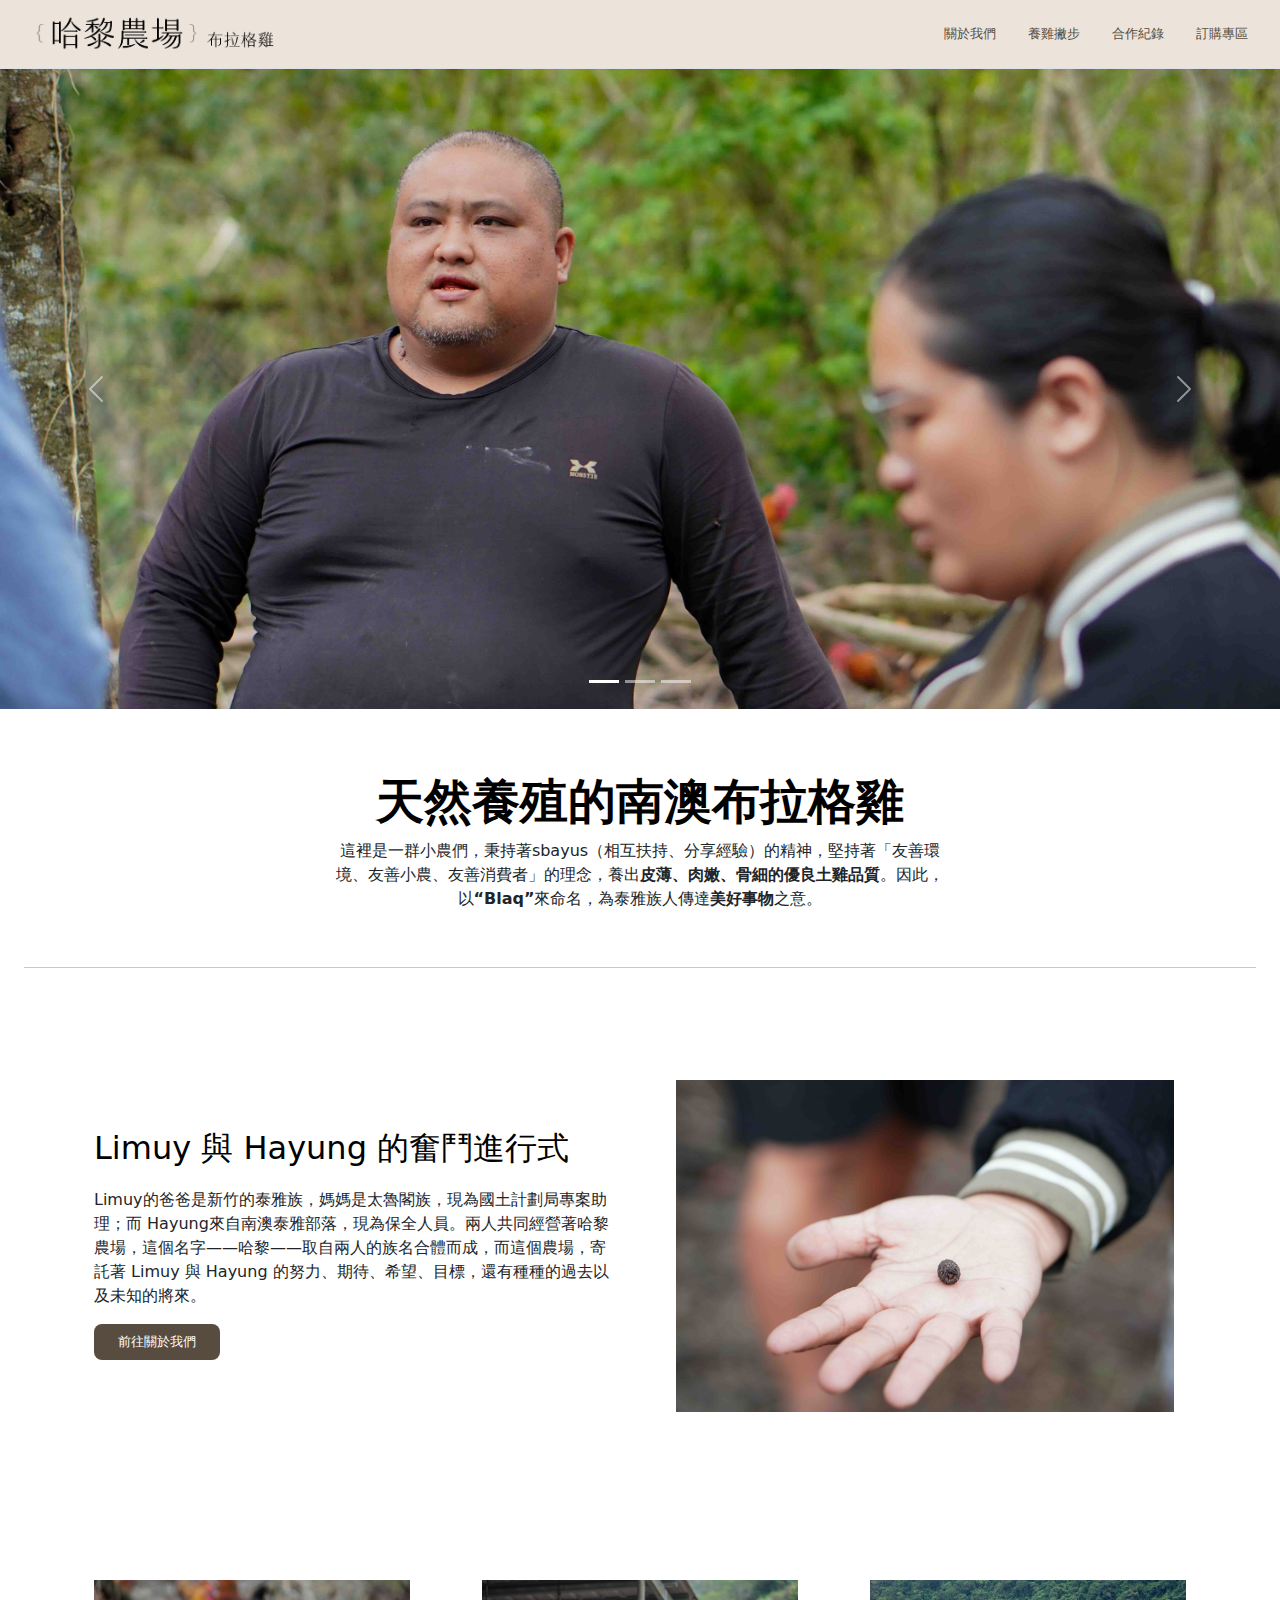
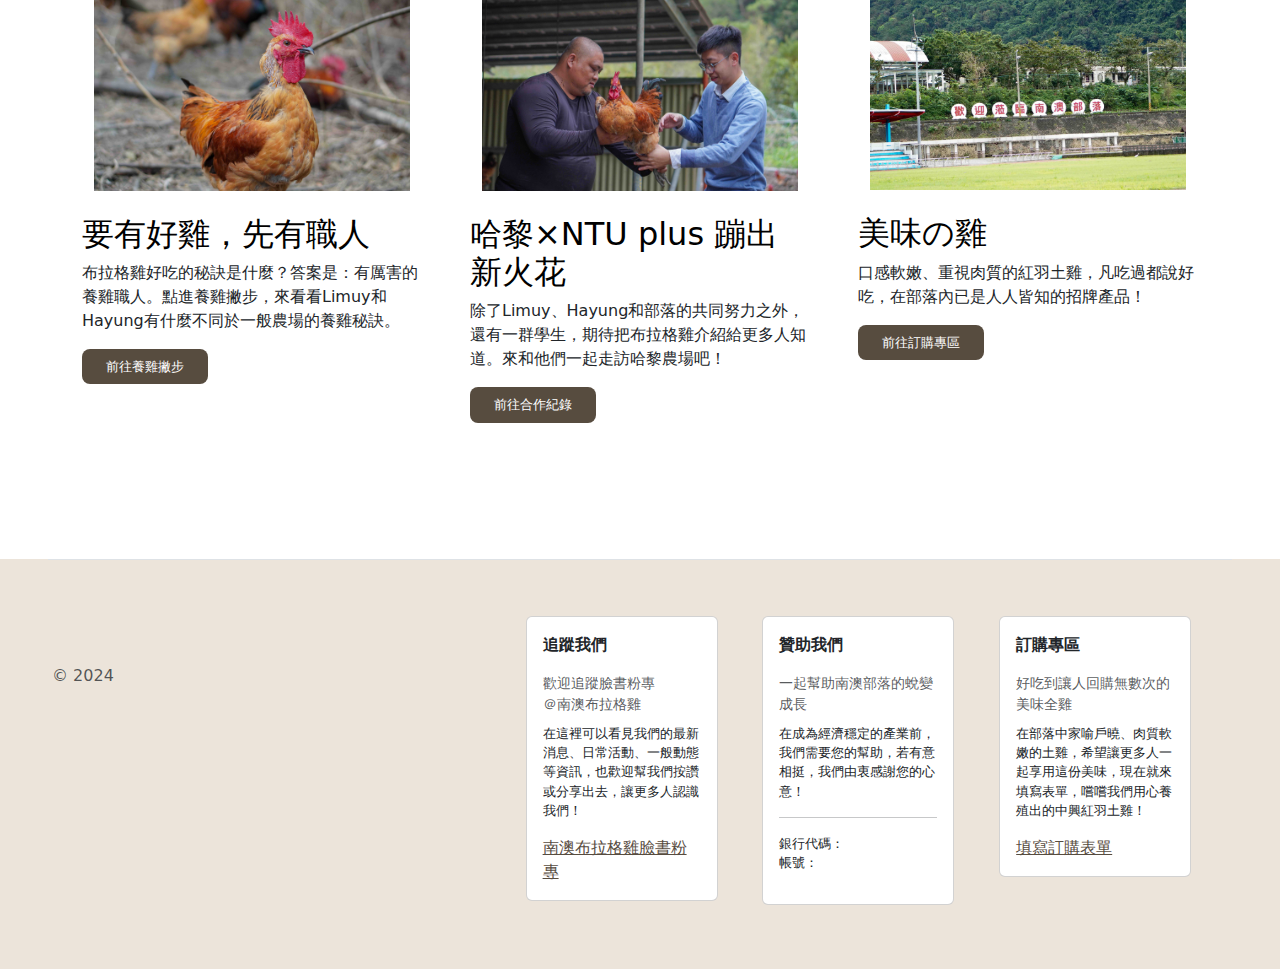
<file: index.html>
<!DOCTYPE html>
<html lang="en">

<head>
    <meta charset="UTF-8">
    <meta name="viewport" content="width=device-width, initial-scale=1.0">
    <title>Blaq_Chaicken</title>
    <link rel="preconnect" href="https://fonts.googleapis.com">
    <link rel="preconnect" href="https://fonts.gstatic.com" crossorigin>
    <link href="https://fonts.googleapis.com/css2?family=Noto+Sans+HK:wght@100..900&family=Parkinsans:wght@300..800&family=Yuji+Mai&display=swap" rel="stylesheet">
    <link href="./index.css" rel="stylesheet">
    <link href="https://cdn.jsdelivr.net/npm/bootstrap@5.3.3/dist/css/bootstrap.min.css" rel="stylesheet" integrity="sha384-QWTKZyjpPEjISv5WaRU9OFeRpok6YctnYmDr5pNlyT2bRjXh0JMhjY6hW+ALEwIH" crossorigin="anonymous">
</head>

<body>
  <!-- Header -->
  <div id="header">
      <header class="d-flex flex-wrap justify-content-center p-3 border-bottom">
        <a href="./home.html" class="d-flex align-items-center ms-3 mb-md-0 me-md-auto link-body-emphasis text-decoration-none">
          <img src="./photo_compressed/logo.png" width="250px" class="my-sm-0 my-3">
          
        </a>
    
        <ul class="nav nav-pills">
          <li class="nav-item"><a href="./public/about-us.html" class="nav-link" style="color: #574C3F; font-size: small;">關於我們</a></li>
          <li class="nav-item"><a href="./public/how-to-chicken.html" class="nav-link" style="color: #574C3F; font-size: small;">養雞撇步</a></li>
          <li class="nav-item"><a href="./public/colab-doc.html" class="nav-link" style="color: #574C3F; font-size: small;">合作紀錄</a></li>
          <li class="nav-item"><a href="./public/order-here.html" class="nav-link" style="color: #574C3F; font-size: small;">訂購專區</a></li>
        </ul>
      </header>
  </div>

 
  <!-- Image Display -->
    <div id="carouselExampleIndicators" class="carousel slide">
        <div class="carousel-indicators">
          <button type="button" data-bs-target="#carouselExampleIndicators" data-bs-slide-to="0" class="active" aria-current="true" aria-label="Slide 1"></button>
          <button type="button" data-bs-target="#carouselExampleIndicators" data-bs-slide-to="1" aria-label="Slide 2"></button>
          <button type="button" data-bs-target="#carouselExampleIndicators" data-bs-slide-to="2" aria-label="Slide 3"></button>
        </div>
        <div class="carousel-inner h-lg-50">
          <div class="carousel-item active">
            <img src="./photo_compressed/limuy&hayung.jpg" class="d-block w-100" alt="Limuy and Hayung">
          </div>
          <div class="carousel-item" id="chickeneats">
            <img src="./photo_compressed/chicken_eating_1.jpg" class="d-block w-100" alt="chicken eating">
          </div>
          <div class="carousel-item">
            <img src="./photo_compressed/chickens_2.jpg" class="d-block w-100" alt="chickens">
          </div>
        </div>

        <button class="carousel-control-prev" type="button" data-bs-target="#carouselExampleIndicators" data-bs-slide="prev">
          <span class="carousel-control-prev-icon" aria-hidden="true"></span>
          <span class="visually-hidden">Previous</span>
        </button>
        <button class="carousel-control-next" type="button" data-bs-target="#carouselExampleIndicators" data-bs-slide="next">
          <span class="carousel-control-next-icon" aria-hidden="true"></span>
          <span class="visually-hidden">Next</span>
        </button>
    </div>
  
  
  <!--Content.Divider-->
  <div class="px-4 pt-3 my-5 text-center">
    <h1 class="display-5 fw-bold text-body-emphasis">天然養殖的南澳布拉格雞</h1>
    <div class="col-lg-6 mx-auto pb-3">
      <p class="mb-4">這裡是一群小農們，秉持著sbayus（相互扶持、分享經驗）的精神，堅持著「友善環境、友善小農、友善消費者」的理念，養出<strong>皮薄、肉嫩、骨細的優良土雞品質</strong>。因此，以<strong>“Blaq”</strong>來命名，為泰雅族人傳達<strong>美好事物</strong>之意。</p>
    </div>
    <hr>
  </div>



  <!-- Content.About -->
  <div class="container col-xxl-8 px-4 pt-3 pb-5">
    <div class="row flex-lg-row-reverse align-items-center g-5 py-5">
      <div class="col-lg-6">
        <img src="./photo_compressed/seed_on_hand.jpg" class="d-block mx-lg-auto container" alt="seed in hand" loading="lazy">
      </div>
      <div class="col-lg-6">
        <h1 class="text-body-emphasis lh-1 mb-3">Limuy 與 Hayung 的奮鬥進行式</h1>
        <p class="mt-4">Limuy的爸爸是新竹的泰雅族，媽媽是太魯閣族，現為國土計劃局專案助理；而 Hayung來自南澳泰雅部落，現為保全人員。兩人共同經營著哈黎農場，這個名字——哈黎——取自兩人的族名合體而成，而這個農場，寄託著 Limuy 與 Hayung 的努力、期待、希望、目標，還有種種的過去以及未知的將來。</p>
        <a href="./public/about-us.html" class="btn btn-primary btn-lg px-4 me-md-2" style="background-color: #574C3F; border: 0px; font-size: small;">
          前往關於我們
        </a>
      </div>
    </div>
  </div>

  <!-- Content.Three.Areas-->
  <div class="container-sm pb-5" id="three-areas">
    <div class="row g-5 py-5 row-cols-1 row-cols-lg-3">
      <div class="col align-items-start">
        <img src="./photo_compressed/chicken_profile.jpg" class="container my-4">
        <div>
          <h3 class="fs-2 text-body-emphasis">要有好雞，先有職人</h3>
          <p>布拉格雞好吃的秘訣是什麼？答案是：有厲害的養雞職人。點進養雞撇步，來看看Limuy和Hayung有什麼不同於一般農場的養雞秘訣。</p>
          <a href="./public/how-to-chicken.html" class="btn btn-primary btn-lg px-4 me-md-2" style="background-color: #574C3F; border: 0px; font-size: small;">
            前往養雞撇步
          </a>
        </div>
      </div>
      <div class="col align-items-start">
        <img src="./photo_compressed/handling_chicken.jpg" class="container my-4">
        <div>
          <h3 class="fs-2 text-body-emphasis">哈黎×NTU plus 蹦出新火花</h3>
          <p>除了Limuy、Hayung和部落的共同努力之外，還有一群學生，期待把布拉格雞介紹給更多人知道。來和他們一起走訪哈黎農場吧！</p>
          <a href="./public/colab-doc.html" class="btn btn-primary btn-lg px-4 me-md-2" style="background-color: #574C3F; border: 0px; font-size: small;">
            前往合作紀錄
          </a>
        </div>
      </div>
      <div class="col align-items-start">
        <img src="./photo_compressed/welcome.jpg" class="container my-4">
        <div>
          <h3 class="fs-2 text-body-emphasis">美味の雞</h3>
          <p>口感軟嫩、重視肉質的紅羽土雞，凡吃過都說好吃，在部落內已是人人皆知的招牌產品！</p>
          <a href="./public/order-here.html" class="btn btn-primary btn-lg px-4 me-md-2" style="background-color: #574C3F; border: 0px; font-size: small;">
            前往訂購專區
          </a>
        </div>
      </div>
    </div>
  </div>





  <!-- Footer -->
  <div class="mt-5" style="background-color: #ECE4DA;">
    <footer class="row row-cols-1 row-cols-sm-2 row-cols-md-5 py-5 mx-5 border-top g-2">
      <div class="col mb-3">
          <a href="/" class="d-flex align-items-center mb-3 link-body-emphasis text-decoration-none">
          <svg class="bi me-2" width="40" height="32"><use xlink:href="#bootstrap"></use></svg>
          </a>
          <p class="text-body-secondary">© 2024</p>
      </div>

      <div class="col mb-3">
      </div>

      <div class="col mb-3">
          <div class="card" style="width: 12rem;">
          <div class="card-body">
              <p class="fw-bold">追蹤我們</p>
              <p class="card-subtitle my-2 text-body-secondary" style="font-size: 0.9rem;">歡迎追蹤臉書粉專 <br/>＠南澳布拉格雞</p>
              <p class="card-text" style="font-size: 0.8rem;">在這裡可以看見我們的最新消息、日常活動、一般動態等資訊，也歡迎幫我們按讚或分享出去，讓更多人認識我們！
              </p>
              <a href="https://www.facebook.com/NanaoBlaq" class="card-link" style="color:#574C3F">南澳布拉格雞臉書粉專</a>
          </div>
          </div>
      </div>

      <div class="col mb-3">
          <div class="card" style="width: 12rem;">
          <div class="card-body">
              <p class="fw-bold">贊助我們<p>
              <p class="my-2 text-body-secondary" style="font-size: 0.9rem;">一起幫助南澳部落的蛻變成長</p>
              <p class="card-text" style="font-size: 0.8rem;">在成為經濟穩定的產業前，我們需要您的幫助，若有意相挺，我們由衷感謝您的心意！<br/>
              <hr/>
              <p style="font-size: 0.8rem;">銀行代碼：<br/>
                  帳號：
              </p>
              </p>
          </div>
          </div>
      </div>

      <div class="col mb-3">
          <div class="card" style="width: 12rem;">
          <div class="card-body">
              <p class="fw-bold">訂購專區</p>
              <p class="my-2 text-body-secondary" style="font-size: 0.9rem;">好吃到讓人回購無數次的美味全雞</p>
              <p class="card-text" style="font-size: 0.8rem;">在部落中家喻戶曉、肉質軟嫩的土雞，希望讓更多人一起享用這份美味，現在就來填寫表單，嚐嚐我們用心養殖出的中興紅羽土雞！
              </p>
              <a href="https://docs.google.com/forms/d/e/1FAIpQLSfo3NU8mUw0j3YXq54NmB9HbNzq7MedaAnlFEBGKrTGC2LtmQ/viewform?usp=sf_link" class="card-link" style="color:#574C3F">填寫訂購表單</a>
          </div>
          </div>
      </div>
      </footer>
  </div>



    <script src="https://cdn.jsdelivr.net/npm/bootstrap@5.3.3/dist/js/bootstrap.bundle.min.js" integrity="sha384-YvpcrYf0tY3lHB60NNkmXc5s9fDVZLESaAA55NDzOxhy9GkcIdslK1eN7N6jIeHz" crossorigin="anonymous"></script>
</body>
</html>
</file>
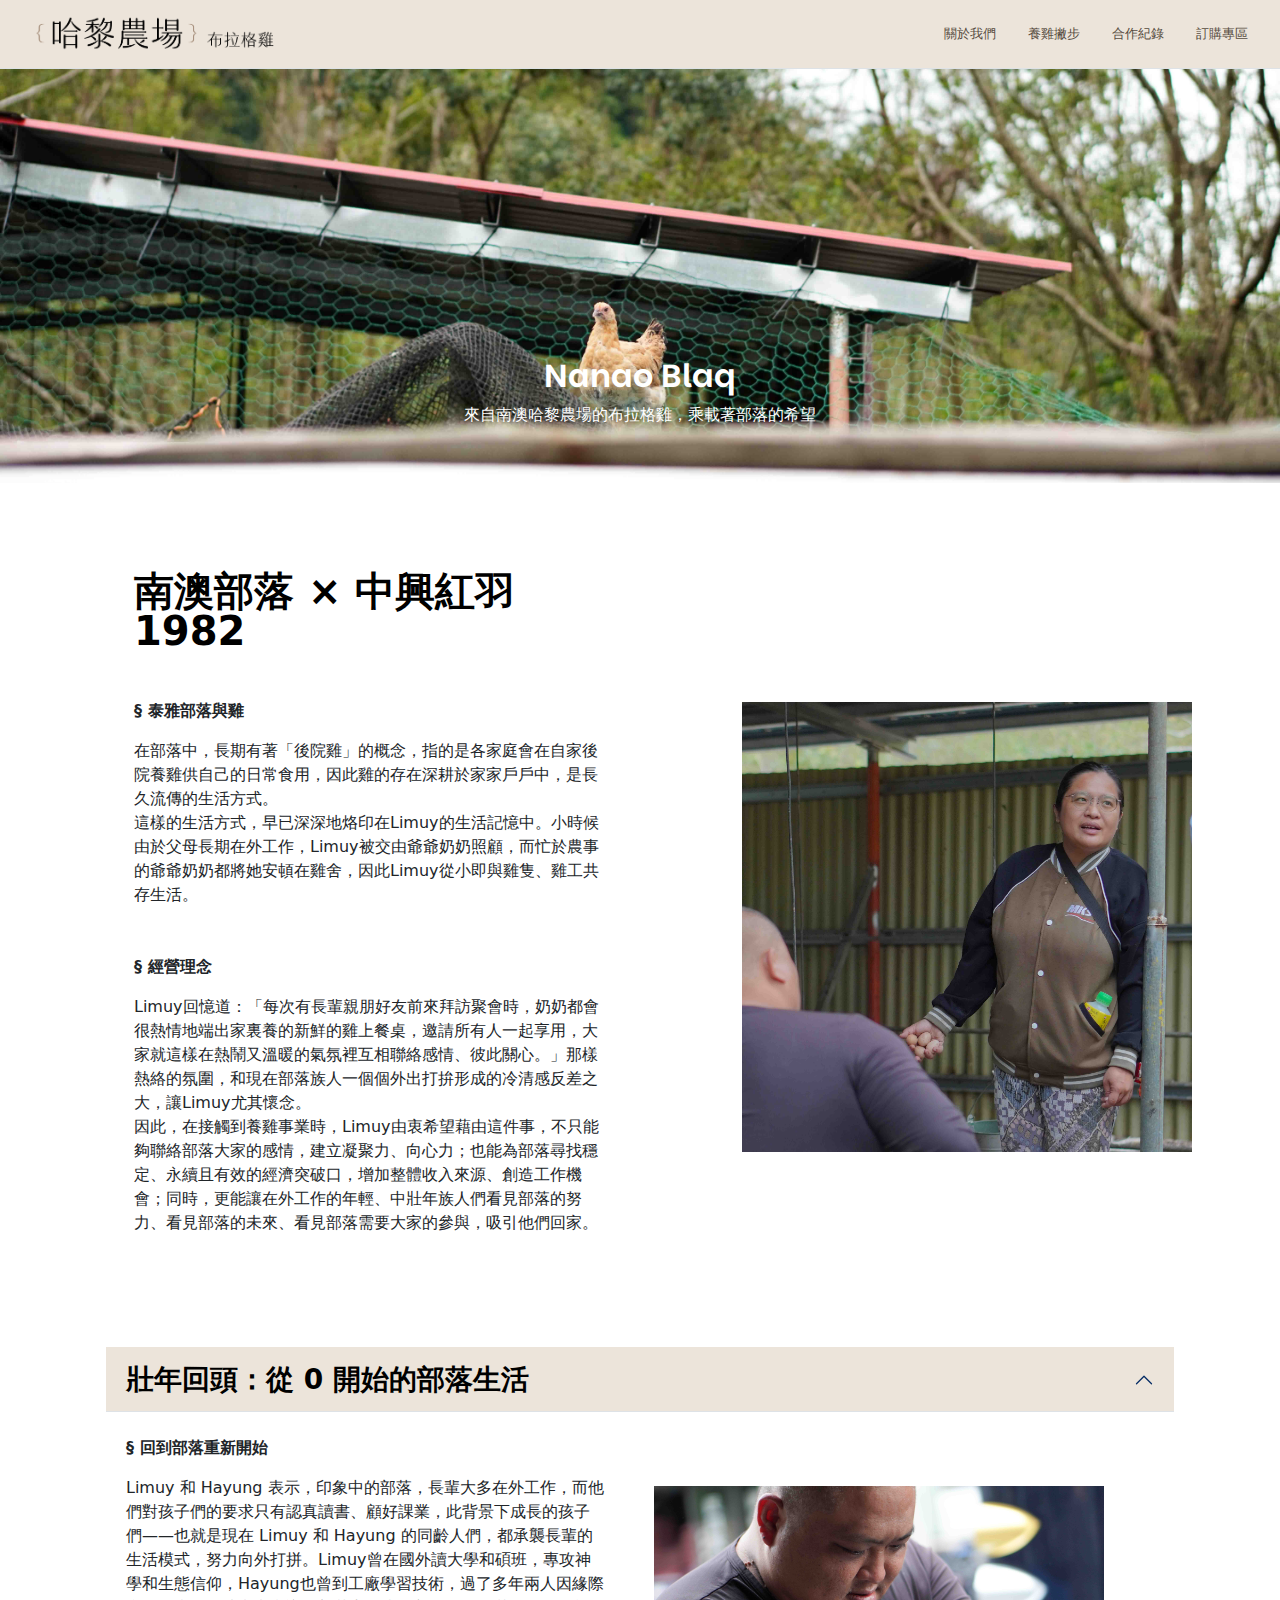
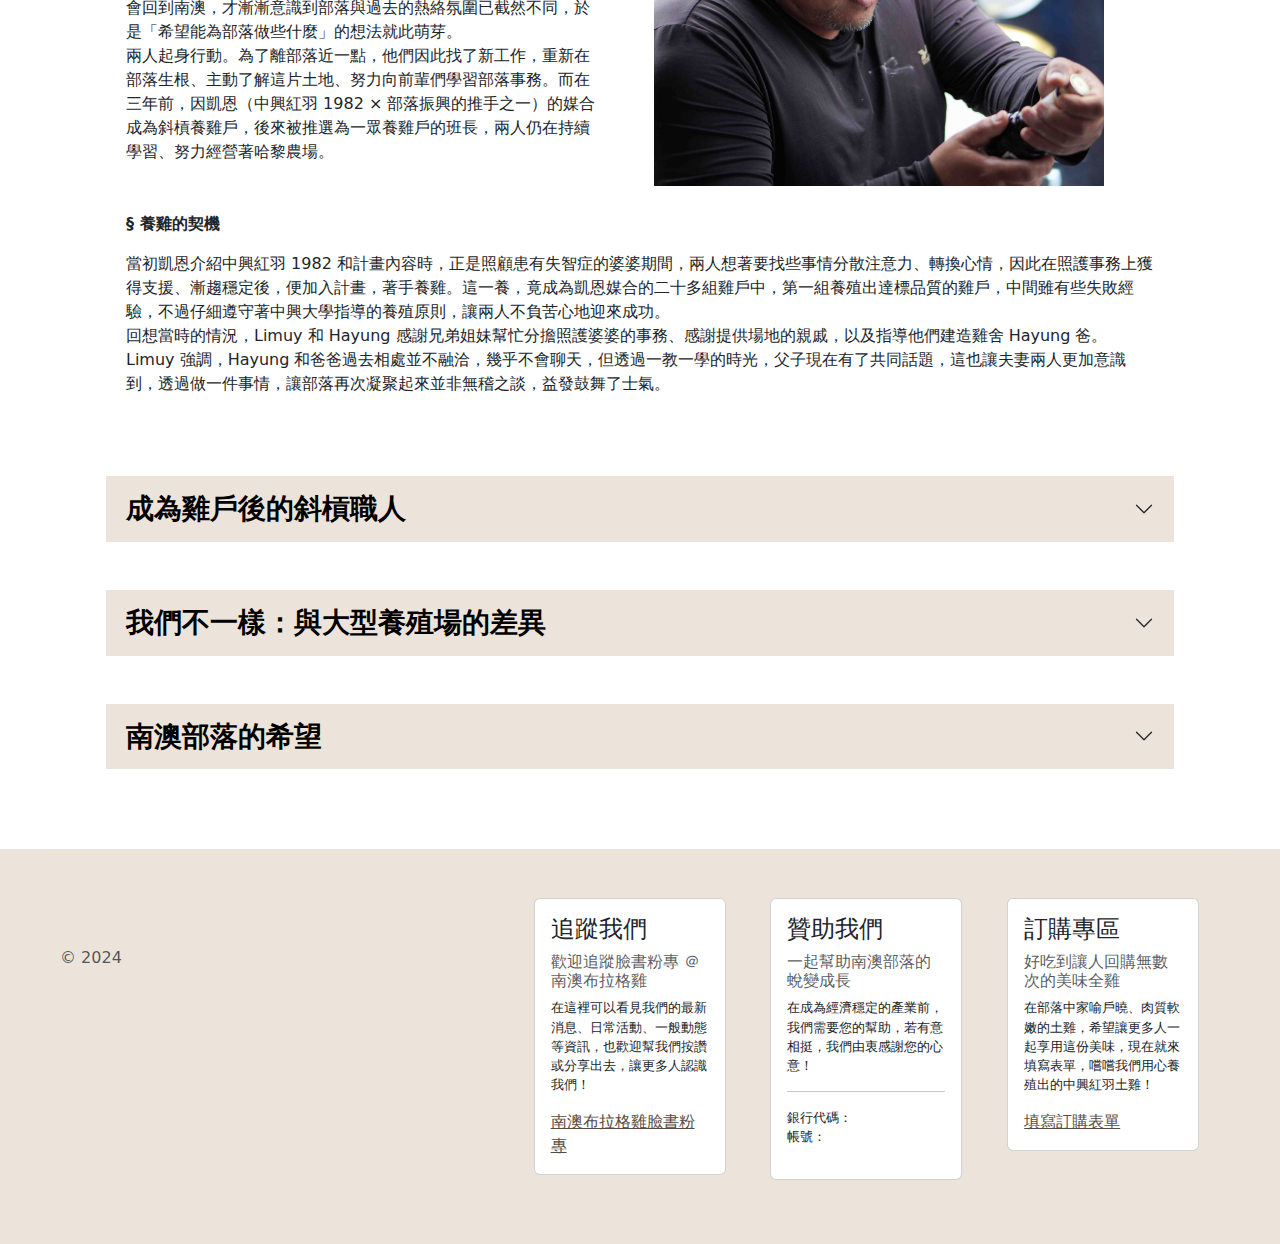
<file: public/about-us.html>
<!DOCTYPE html>
<html lang="en">
<head>
    <meta charset="UTF-8">
    <meta name="viewport" content="width=device-width, initial-scale=1.0">
    <title>About Us</title>
    <link href="./about.css" rel="stylesheet" >
    <link rel="preconnect" href="https://fonts.googleapis.com">
    <link rel="preconnect" href="https://fonts.gstatic.com" crossorigin>
    <link href="https://fonts.googleapis.com/css2?family=Noto+Sans+HK:wght@100..900&family=Parkinsans:wght@300..800&family=Yuji+Mai&display=swap" rel="stylesheet">
    <link href="https://cdn.jsdelivr.net/npm/bootstrap@5.3.3/dist/css/bootstrap.min.css" rel="stylesheet" integrity="sha384-QWTKZyjpPEjISv5WaRU9OFeRpok6YctnYmDr5pNlyT2bRjXh0JMhjY6hW+ALEwIH" crossorigin="anonymous">
</head>

<body>
    <!-- Header -->
    <div id="header">
        <header class="d-flex flex-wrap justify-content-center p-3 border-bottom">
            <a href="../index.html" class="d-flex align-items-center ms-3 mb-md-0 me-md-auto link-body-emphasis text-decoration-none">
                <img src="../photo_compressed/logo.png" width="250px" class="my-sm-0 my-3">
                
            </a>
  
            <ul class="nav nav-pills">
                <li class="nav-item"><a href="./about-us.html" class="nav-link" style="color: #574C3F; font-size: small;">關於我們</a></li>
                <li class="nav-item"><a href="./how-to-chicken.html" class="nav-link" style="color: #574C3F; font-size: small;">養雞撇步</a></li>
                <li class="nav-item"><a href="./colab-doc.html" class="nav-link" style="color: #574C3F; font-size: small;">合作紀錄</a></li>
                <li class="nav-item"><a href="./order-here.html" class="nav-link" style="color: #574C3F; font-size: small;">訂購專區</a></li>
            </ul>
        </header>
    </div>



    <!-- Content -->
    <div id="carouselExampleCaptions" class="carousel slide">
        <div class="carousel-inner">
            <div class="carousel-item active">
                <img src="../photo_compressed/chicken_on_roof.jpg" class="d-block w-100" alt="chicken on roof">
                <div class="carousel-caption d-block">
                    <h2 id="head-title">Nanao Blaq</h2>
                    <div class="d-none d-sm-block"> 
                        <p>來自南澳哈黎農場的布拉格雞，乘載著部落的希望</p>
                    </div>
                </div>
            </div>
        </div>
    </div>
     
    <!--
        <div class="p-4 p-md-5 mb-4 text-body-emphasis bg-body-secondary">
          <div class="col-lg-6 px-0">
            <h1 class="display-4" id="head-title">Nanao Blaq</h1>
            <p class="lead my-3">來自南澳哈黎農場的布拉格雞，乘載著部落的希望</p>
          </div>
        </div>
    -->

    <main class="container pb-5">
        <div class="my-4">
            <div class="row p-3 pb-0 pe-lg-0 pt-lg-5 align-items-center">
                <div class="col-lg-6 p-3 pr-0 p-lg-5 pt-lg-3">
                    <h4 class="display-6 fw-bold lh-1 text-body-emphasis mb-5">南澳部落 × 中興紅羽1982</h4>
                    <p class="fw-bold">§ 泰雅部落與雞<p>
                    <p>在部落中，長期有著「後院雞」的概念，指的是各家庭會在自家後院養雞供自己的日常食用，因此雞的存在深耕於家家戶戶中，是長久流傳的生活方式。<br />
                        這樣的生活方式，早已深深地烙印在Limuy的生活記憶中。小時候由於父母長期在外工作，Limuy被交由爺爺奶奶照顧，而忙於農事的爺爺奶奶都將她安頓在雞舍，因此Limuy從小即與雞隻、雞工共存生活。
                        </p>
                    <p class="fw-bold mt-5">§ 經營理念<p>
                    <p>Limuy回憶道：「每次有長輩親朋好友前來拜訪聚會時，奶奶都會很熱情地端出家裏養的新鮮的雞上餐桌，邀請所有人一起享用，大家就這樣在熱鬧又溫暖的氣氛裡互相聯絡感情、彼此關心。」那樣熱絡的氛圍，和現在部落族人一個個外出打拚形成的冷清感反差之大，讓Limuy尤其懷念。<br/>
                        因此，在接觸到養雞事業時，Limuy由衷希望藉由這件事，不只能夠聯絡部落大家的感情，建立凝聚力、向心力；也能為部落尋找穩定、永續且有效的經濟突破口，增加整體收入來源、創造工作機會；同時，更能讓在外工作的年輕、中壯年族人們看見部落的努力、看見部落的未來、看見部落需要大家的參與，吸引他們回家。                        
                        </p>
                </div>
                <div class="col-lg-5 offset-lg-1 p-0 overflow-hidden">
                    <img class="rounded-lg-3" src="../photo_compressed/about_us.jpg" alt="limuy talking" width="450">
                </div>
            </div>
        </div>


    <!-- Accordian -->
        <div class="accordion" id="accordionPanels">
            <div class="accordion-item p-4" style="border:0; ">
                <h2>
                    <button class="accordion-button fw-bold fs-3" type="button" style="background-color: #ECE4DA; color: black" data-bs-toggle="collapse" data-bs-target="#panelsStayOpen-collapseOne" aria-expanded="true" aria-controls="panelsStayOpen-collapseOne">
                    壯年回頭：從 0 開始的部落生活
                    </button>
                </h2>
                <div id="panelsStayOpen-collapseOne" class="accordion-collapse collapse show">
                    <div class="accordion-body">
                        <img src="../photo_compressed/hayung.jpg" id="hayung-pic">
                        <p class="fw-bold">§ 回到部落重新開始</p>
                        <p>Limuy 和 Hayung 表示，印象中的部落，長輩大多在外工作，而他們對孩子們的要求只有認真讀書、顧好課業，此背景下成長的孩子們——也就是現在 Limuy 和 Hayung 的同齡人們，都承襲長輩的生活模式，努力向外打拼。Limuy曾在國外讀大學和碩班，專攻神學和生態信仰，Hayung也曾到工廠學習技術，過了多年兩人因緣際會回到南澳，才漸漸意識到部落與過去的熱絡氛圍已截然不同，於是「希望能為部落做些什麼」的想法就此萌芽。<br/>
                            兩人起身行動。為了離部落近一點，他們因此找了新工作，重新在部落生根、主動了解這片土地、努力向前輩們學習部落事務。而在三年前，因凱恩（中興紅羽 1982 × 部落振興的推手之一）的媒合成為斜槓養雞戶，後來被推選為一眾養雞戶的班長，兩人仍在持續學習、努力經營著哈黎農場。
                        </p>
                        <p class="fw-bold mt-5">§ 養雞的契機</p>
                        <p>當初凱恩介紹中興紅羽 1982 和計畫內容時，正是照顧患有失智症的婆婆期間，兩人想著要找些事情分散注意力、轉換心情，因此在照護事務上獲得支援、漸趨穩定後，便加入計畫，著手養雞。這一養，竟成為凱恩媒合的二十多組雞戶中，第一組養殖出達標品質的雞戶，中間雖有些失敗經驗，不過仔細遵守著中興大學指導的養殖原則，讓兩人不負苦心地迎來成功。<br/>
                            回想當時的情況，Limuy 和 Hayung 感謝兄弟姐妹幫忙分擔照護婆婆的事務、感謝提供場地的親戚，以及指導他們建造雞舍 Hayung 爸。Limuy 強調，Hayung 和爸爸過去相處並不融洽，幾乎不會聊天，但透過一教一學的時光，父子現在有了共同話題，這也讓夫妻兩人更加意識到，透過做一件事情，讓部落再次凝聚起來並非無稽之談，益發鼓舞了士氣。
                        </p>
                    </div>
                </div>
            </div>

            <div class="accordion-item p-4" style="border:0; ">
                <h2 class="accordion-header">
                    <button class="accordion-button collapsed fw-bold fs-3" type="button" style="background-color: #ECE4DA; color: black" data-bs-toggle="collapse" data-bs-target="#panelsStayOpen-collapseTwo" aria-expanded="false" aria-controls="panelsStayOpen-collapseTwo">
                    成為雞戶後的斜槓職人
                    </button>
                </h2>
                <div id="panelsStayOpen-collapseTwo" class="accordion-collapse collapse">
                    <div class="accordion-body">
                        <img src="../photo_compressed/limuy_holds_chicken.jpg" id="limuy-pic">
                        <p class="fw-bold mt-lg-5">§ 養雞日常</p>
                        <p>回到部落，重新尋回先祖的生活方式，但Limuy與Hayung並未全然放下習慣的生活模式，而是試著在現實與傳統追尋的間隙，尋找能自由穿梭之機會。<br/>
                            每到冬日的早晨，或許太陽還未升起時，夫妻便需要早起開著發財車前往雞寮餵養雞隻，才趕得及自己正職工作的上班時間。下班後，也不如多數人選擇娛樂、休閒的作息型態，他們依舊來到雞舍，看顧是否有任何問題，如雞舍的水電、設備與圍籬安全，確保他們的寶貝們不受傷害。
                        </p>
                        <p class="fw-bold mt-5">§ 養雞帶來的改變</p>
                        <p>儘管生活緊湊辛苦，Limuy與Hayung卻樂在其中。養雞為他們的生活帶來重心，讓他們能暫時抽離對長輩的憂慮，將多餘的煩憂轉注於雞隻上。此外，也因為選擇斜槓的生活模式，使他們在部落的生活有了更明確的目標以及成就，也多了對未來的期許。<br/>
                            更重要的是，養雞所需要的協助與問題解決，使得部落的雞戶們因此多了彼此交流的機會，能再次重拾了解他人生活與關心族人的契機，為部落的社群凝聚力提升不少。或許，無法言語的雞隻，是以互啄表達對彼此的關心，而含蓄的族人們，亦以溢於言表的行動來支持身旁的朋友們。                  
                        </p>
                    </div>
                </div>
            </div>

            <div class="accordion-item p-4" style="border:0; ">
                <h2 class="accordion-header">
                    <button class="accordion-button collapsed fw-bold fs-3" type="button" data-bs-toggle="collapse" style="background-color: #ECE4DA; color: black" data-bs-target="#panelsStayOpen-collapseThree" aria-expanded="false" aria-controls="panelsStayOpen-collapseThree">
                    我們不一樣：與大型養殖場的差異
                    </button>
                </h2>
                <div id="panelsStayOpen-collapseThree" class="accordion-collapse collapse">
                    <div class="accordion-body">
                        <img src="../photo_compressed/chickens_1.jpg" id="chicken-pic">
                        <p class="fw-bold mt-lg-5">§ 獨特的飼養方式</p>
                        <p>在南澳部落，雞的飼養不僅是一門技術，更是永續生活方式的延伸。有了健康的雞隻，才有健康的人與消費者。<br/>
                            Limuy夫妻依據中興大學提供的養殖建議，並融入傳統智慧與創新方法舉例來說，他們相當注重初期雞骨發育，因此利用石頭鋪地與架設雞架，來減少疾病與受傷風險。此外，他們亦提供非常寬敞的空間，使雞隻能自由地跑跳，讓他們的雞產生與工業化生產截然不同的健康與風味。雞隻餵養更是重要，飼料無藥無毒、飲用水則是由 Hayung 親自到山上接水管而來，用心秉持著天然原則。
                        </p>
                        <p class="fw-bold mt-5">§ 南澳部落的瓶頸</p>
                        <p>然而，小農養殖的挑戰層出不窮，兩人同時還面臨著部落本身的難題。<br/>
                            首先是資源匱乏、物資較少、經濟困難的不利條件，南澳養雞戶雖然擁有空間和天然環境的優勢，但必要的設備、幫助順利養雞的裝置卻嚴重缺乏，以哈黎農場來看，就完全缺乏電力，而水資源也得是自己手動架設的簡易設施，畢竟請專業人員來打造的費用都遠超出他們的負荷。<br/>
                            再者，南澳位在台灣東北，氣候全年潮濕，更增添了維持雞舍環境的困難。若生長環境過於潮濕、時常下雨，雞隻容易生病、影響發育，淋了雨容易感冒，甚至會使牠們心情煩躁，加劇互啄的習性，很多成雞都是在同儕欺壓下死去的。為保持雞舍的乾爽，兩人找遍解方，至今仍無法完全避免，深受困擾。<br/>
                            最後，也是 Limuy 和 Hayung 期待看到改變的，就是人力資源的匱乏。在問到關於是否打算擴大養雞規模時，Limuy 回道：「現在所有工作都只有我跟我先生做，已經夠累了。」她表示並非沒有打算，而是在這樣的人力分配下窒礙難行。而不僅僅是養雞事業，他們認為整個部落都需要更多族人的幫助，因此希望呼籲在外打拚的年輕族人們願意回到家鄉深耕。<br/>
                        </p>
                    </div>
                </div>
            </div>

            <div class="accordion-item p-4" style="border:0; ">
                <h2>
                    <button class="accordion-button collapsed fw-bold fs-3" type="button" data-bs-toggle="collapse" style="background-color: #ECE4DA; color: black" data-bs-target="#panelsStayOpen-collapseFour" aria-expanded="false" aria-controls="panelsStayOpen-collapseFour">
                    南澳部落的希望
                    </button>
                </h2>
                <div id="panelsStayOpen-collapseFour" class="accordion-collapse collapse">
                    <div class="accordion-body">
                        <img src="../photo_compressed/back.jpg" id="back-pic">
                        <p class="fw-bold mt-lg-5">§ 對於南澳的願景</p>
                        <p>對 Limuy 而言，養雞不僅是經濟活動，更是一場有關土地與文化的未來考驗。南澳擁有豐富的自然資源與獨特的原住民文化，Limuy希望透過養雞品牌推廣，讓更多人認識這片土地的美好與價值，打造獨立經濟體，讓家鄉上升為能夠自立自主的部落。如前所述，兩人最大的目標是讓年輕族人看見部落的努力和需要，因此布拉格雞的形象，不僅是南澳的標誌，更是讓所有人看見這裡奮鬥進行式的重要途徑。
                        </p>
                        <p class="fw-bold mt-5">§ 如何達到</p>
                        <p>Limuy 和 Hayung深信若將養雞規模化、將布拉格雞的品牌做起來，勢必能成為年輕人回流的契機，在部落的永續經濟藍圖中，養雞事業的成功不僅能帶來穩定收入，也為年輕族人提供新的機會。
                            透過與臺大d.school等單位合作，結合創意與行銷，兩人期盼打造一個部落共同參與、資源共享的未來。對他們來說，每隻雞的背後，不僅是經濟生活的存續，更是部落邁向更好未來的象徵。                            
                        </p>
                    </div>
                </div>
            </div>
        </div>

    </main>


    <!-- Footer -->
    <div style="background-color: #ECE4DA;">
        <footer class="row row-cols-1 row-cols-sm-2 row-cols-md-5 py-5 mx-5 border-top">
        <div class="col mb-3">
            <a href="/" class="d-flex align-items-center mb-3 link-body-emphasis text-decoration-none">
            <svg class="bi me-2" width="40" height="32"><use xlink:href="#bootstrap"></use></svg>
            </a>
            <p class="text-body-secondary">© 2024</p>
        </div>
    
        <div class="col mb-3">
        </div>
    
        <div class="col mb-3">
            <div class="card" style="width: 12rem;">
            <div class="card-body">
                <h4 class="card-title">追蹤我們</h4>
                <h6 class="card-subtitle my-2 text-body-secondary">歡迎追蹤臉書粉專 ＠南澳布拉格雞</h6>
                <p class="card-text" style="font-size: 0.8rem;">在這裡可以看見我們的最新消息、日常活動、一般動態等資訊，也歡迎幫我們按讚或分享出去，讓更多人認識我們！
                </p>
                <a href="https://www.facebook.com/NanaoBlaq" class="card-link" style="color:#574C3F">南澳布拉格雞臉書粉專</a>
            </div>
            </div>
        </div>
    
        <div class="col mb-3">
            <div class="card" style="width: 12rem;">
            <div class="card-body">
                <h4 class="card-title">贊助我們</h4>
                <h6 class="card-subtitle my-2 text-body-secondary">一起幫助南澳部落的蛻變成長</h6>
                <p class="card-text" style="font-size: 0.8rem;">在成為經濟穩定的產業前，我們需要您的幫助，若有意相挺，我們由衷感謝您的心意！<br/>
                <hr/>
                <p style="font-size: 0.8rem;">銀行代碼：<br/>
                    帳號：
                </p>
                </p>
            </div>
            </div>
        </div>
    
        <div class="col mb-3">
            <div class="card" style="width: 12rem;">
            <div class="card-body">
                <h4 class="card-title">訂購專區</h4>
                <h6 class="card-subtitle my-2 text-body-secondary">好吃到讓人回購無數次的美味全雞</h6>
                <p class="card-text" style="font-size: 0.8rem;">在部落中家喻戶曉、肉質軟嫩的土雞，希望讓更多人一起享用這份美味，現在就來填寫表單，嚐嚐我們用心養殖出的中興紅羽土雞！
                </p>
                <a href="#" class="card-link" style="color:#574C3F">填寫訂購表單</a>
            </div>
            </div>
        </div>
        </footer>
    </div>


    <script src="https://cdn.jsdelivr.net/npm/bootstrap@5.3.3/dist/js/bootstrap.bundle.min.js" integrity="sha384-YvpcrYf0tY3lHB60NNkmXc5s9fDVZLESaAA55NDzOxhy9GkcIdslK1eN7N6jIeHz" crossorigin="anonymous"></script>
</body>
</html>
</file>
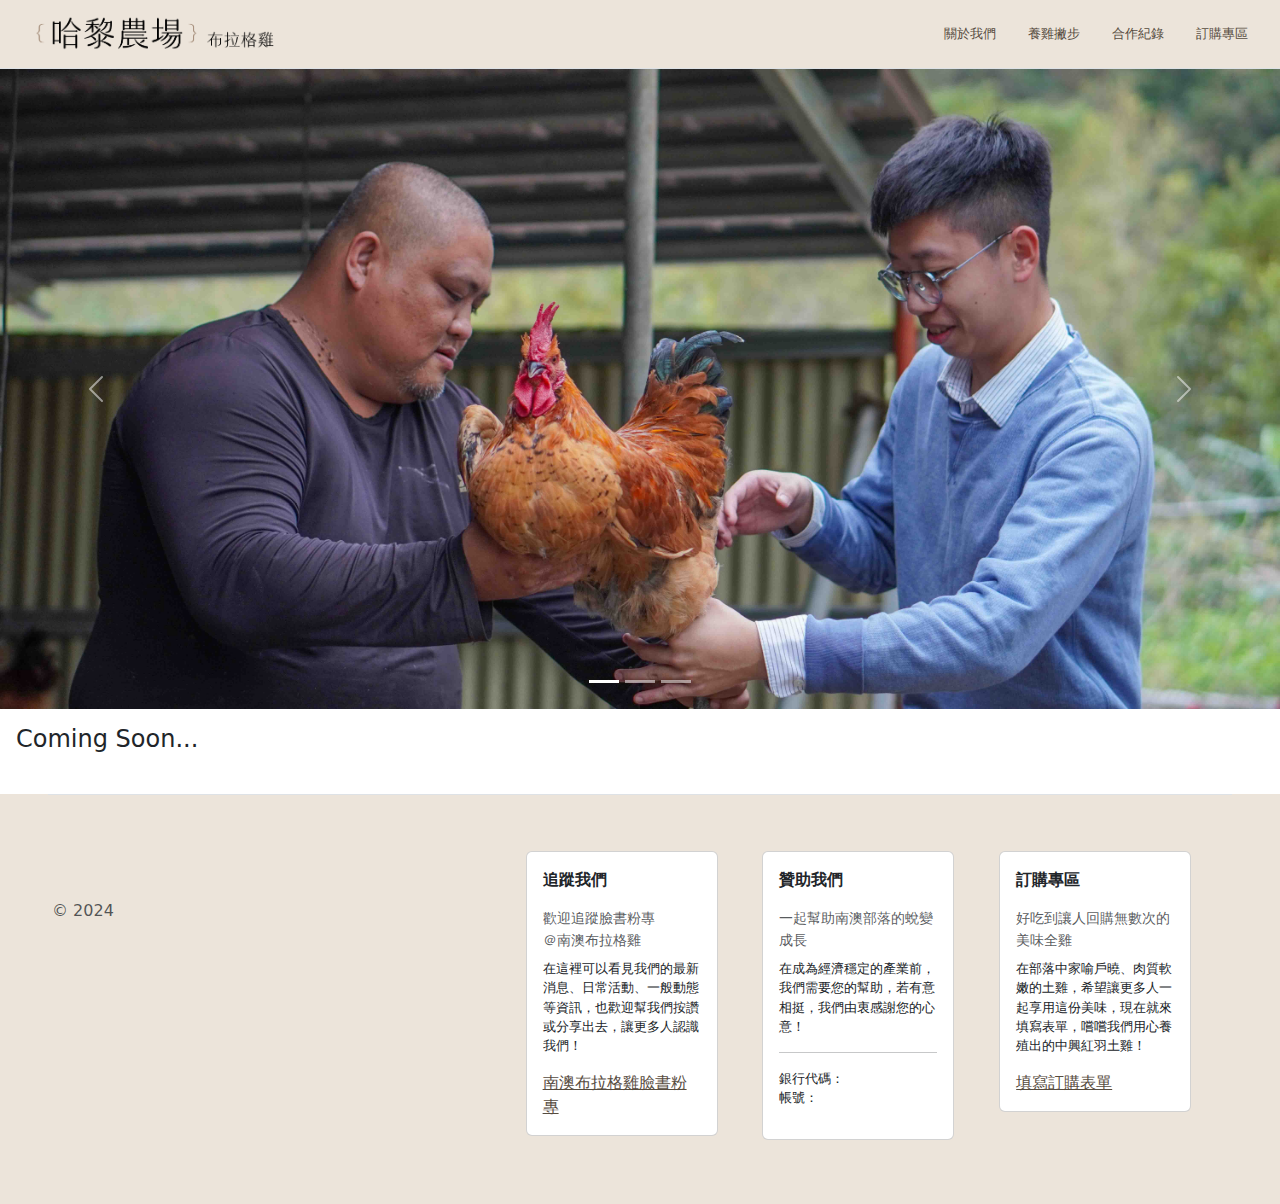
<file: public/colab-doc.html>
<!DOCTYPE html>
<html lang="en">
<head>
    <meta charset="UTF-8">
    <meta name="viewport" content="width=device-width, initial-scale=1.0">
    <title>Colab Documentary</title>
    <link href="./colab-doc.css" rel="stylesheet" >
    <link href="https://cdn.jsdelivr.net/npm/bootstrap@5.3.3/dist/css/bootstrap.min.css" rel="stylesheet" integrity="sha384-QWTKZyjpPEjISv5WaRU9OFeRpok6YctnYmDr5pNlyT2bRjXh0JMhjY6hW+ALEwIH" crossorigin="anonymous">
</head>


<body>
    <!-- Header -->
    <div id="header">
        <header class="d-flex flex-wrap justify-content-center p-3 border-bottom">
            <a href="../index.html" class="d-flex align-items-center ms-3 mb-md-0 me-md-auto link-body-emphasis text-decoration-none">
                <img src="../photo_compressed/logo.png" width="250px" class="my-sm-0 my-3">
                
            </a>
  
            <ul class="nav nav-pills">
                <li class="nav-item"><a href="./about-us.html" class="nav-link" style="color: #574C3F; font-size: small;">關於我們</a></li>
                <li class="nav-item"><a href="./how-to-chicken.html" class="nav-link" style="color: #574C3F; font-size: small;">養雞撇步</a></li>
                <li class="nav-item"><a href="./colab-doc.html" class="nav-link" style="color: #574C3F; font-size: small;">合作紀錄</a></li>
                <li class="nav-item"><a href="./order-here.html" class="nav-link" style="color: #574C3F; font-size: small;">訂購專區</a></li>
            </ul>
        </header>
    </div>


    <!-- Image Display -->
    <div id="carouselExampleIndicators" class="carousel slide">
        <div class="carousel-indicators">
          <button type="button" data-bs-target="#carouselExampleIndicators" data-bs-slide-to="0" class="active" aria-current="true" aria-label="Slide 1"></button>
          <button type="button" data-bs-target="#carouselExampleIndicators" data-bs-slide-to="1" aria-label="Slide 2"></button>
          <button type="button" data-bs-target="#carouselExampleIndicators" data-bs-slide-to="2" aria-label="Slide 3"></button>
        </div>
        <div class="carousel-inner h-lg-50">
          <div class="carousel-item active">
            <img src="../photo_compressed/handling_chicken_small.jpg" class="d-block w-100" alt="Limuy and Hayung">
          </div>
          <div class="carousel-item" id="chickeneats">
            <img src="../photo_compressed/walking.jpg" class="d-block w-100" alt="chicken eating">
          </div>
          <div class="carousel-item">
            <img src="../photo_compressed/fishing.jpg" class="d-block w-100" alt="chickens">
          </div>
        </div>

        <button class="carousel-control-prev" type="button" data-bs-target="#carouselExampleIndicators" data-bs-slide="prev">
          <span class="carousel-control-prev-icon" aria-hidden="true"></span>
          <span class="visually-hidden">Previous</span>
        </button>
        <button class="carousel-control-next" type="button" data-bs-target="#carouselExampleIndicators" data-bs-slide="next">
          <span class="carousel-control-next-icon" aria-hidden="true"></span>
          <span class="visually-hidden">Next</span>
        </button>
    </div>

    <!--Coming Soon-->
      <h4 class="m-3">Coming Soon...</h4>

    <!--
      <div class="row py-5 justify-content-center">
        <div class="col-10">
            <video src="../vid.mp4" class="object-fit-cover border rounded" style="background-color: #F6F3EC;" autoplay></video>
        </div>
      </div>
    -->


  <!-- Footer -->
  <div class="mt-5" style="background-color: #ECE4DA;">
    <footer class="row row-cols-1 row-cols-sm-2 row-cols-md-5 py-5 mx-5 border-top g-2">
      <div class="col mb-3">
          <a href="/" class="d-flex align-items-center mb-3 link-body-emphasis text-decoration-none">
          <svg class="bi me-2" width="40" height="32"><use xlink:href="#bootstrap"></use></svg>
          </a>
          <p class="text-body-secondary">© 2024</p>
      </div>

      <div class="col mb-3">
      </div>

      <div class="col mb-3">
          <div class="card" style="width: 12rem;">
          <div class="card-body">
              <p class="fw-bold">追蹤我們</p>
              <p class="card-subtitle my-2 text-body-secondary" style="font-size: 0.9rem;">歡迎追蹤臉書粉專 <br/>＠南澳布拉格雞</p>
              <p class="card-text" style="font-size: 0.8rem;">在這裡可以看見我們的最新消息、日常活動、一般動態等資訊，也歡迎幫我們按讚或分享出去，讓更多人認識我們！
              </p>
              <a href="https://www.facebook.com/NanaoBlaq" class="card-link" style="color:#574C3F">南澳布拉格雞臉書粉專</a>
          </div>
          </div>
      </div>

      <div class="col mb-3">
          <div class="card" style="width: 12rem;">
          <div class="card-body">
              <p class="fw-bold">贊助我們<p>
              <p class="my-2 text-body-secondary" style="font-size: 0.9rem;">一起幫助南澳部落的蛻變成長</p>
              <p class="card-text" style="font-size: 0.8rem;">在成為經濟穩定的產業前，我們需要您的幫助，若有意相挺，我們由衷感謝您的心意！<br/>
              <hr/>
              <p style="font-size: 0.8rem;">銀行代碼：<br/>
                  帳號：
              </p>
              </p>
          </div>
          </div>
      </div>

      <div class="col mb-3">
        <div class="card" style="width: 12rem;">
          <div class="card-body">
              <p class="fw-bold">訂購專區</p>
              <p class="my-2 text-body-secondary" style="font-size: 0.9rem;">好吃到讓人回購無數次的美味全雞</p>
              <p class="card-text" style="font-size: 0.8rem;">在部落中家喻戶曉、肉質軟嫩的土雞，希望讓更多人一起享用這份美味，現在就來填寫表單，嚐嚐我們用心養殖出的中興紅羽土雞！
              </p>
              <a href="https://docs.google.com/forms/d/e/1FAIpQLSfo3NU8mUw0j3YXq54NmB9HbNzq7MedaAnlFEBGKrTGC2LtmQ/viewform?usp=sf_link" class="card-link" style="color:#574C3F">填寫訂購表單</a>
          </div>
        </div>
      </div>
    </footer>
  </div>
    

    <script src="https://cdn.jsdelivr.net/npm/bootstrap@5.3.3/dist/js/bootstrap.bundle.min.js" integrity="sha384-YvpcrYf0tY3lHB60NNkmXc5s9fDVZLESaAA55NDzOxhy9GkcIdslK1eN7N6jIeHz" crossorigin="anonymous"></script>
</body>
</html>
</file>
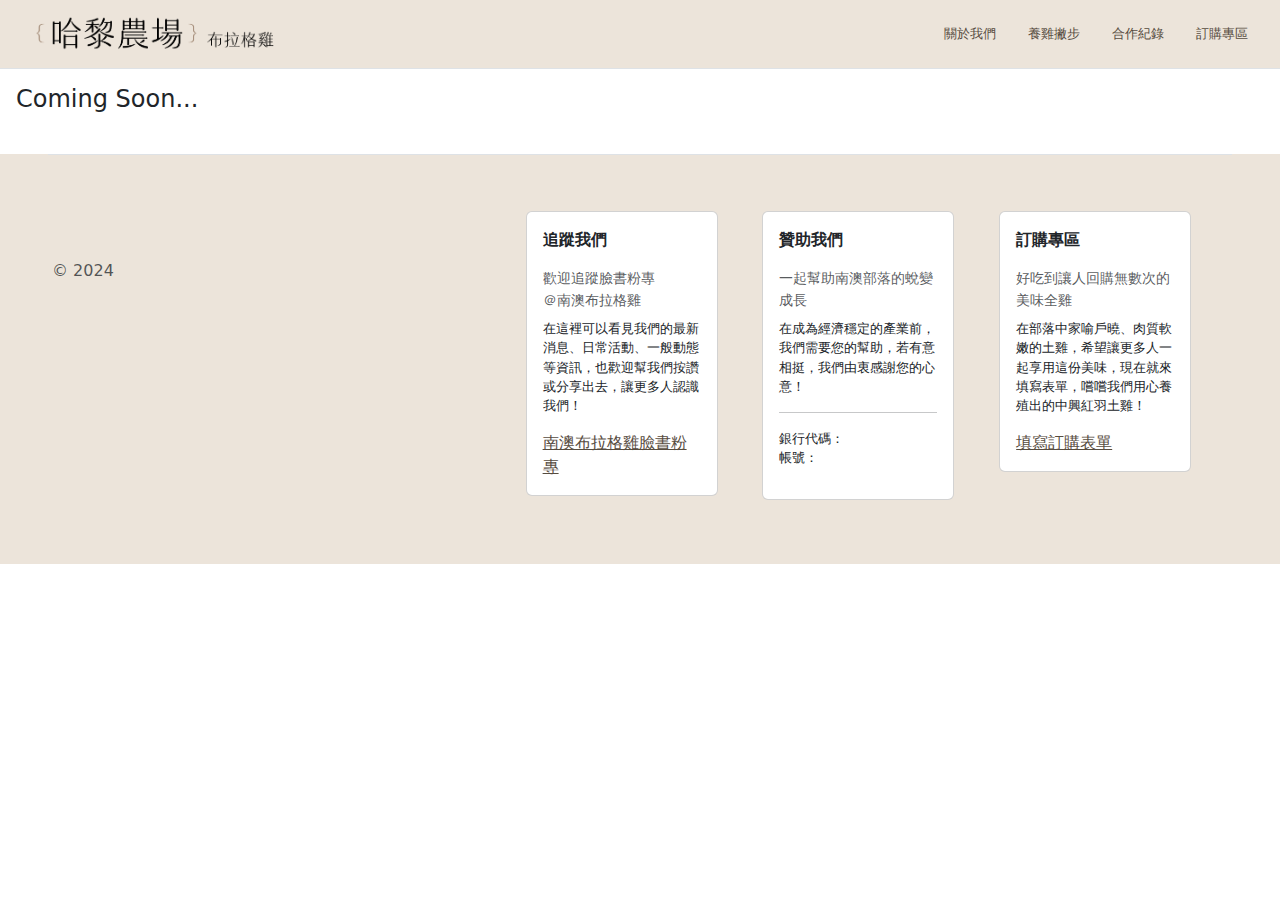
<file: public/how-to-chicken.html>
<!DOCTYPE html>
<html lang="en">
<head>
    <meta charset="UTF-8">
    <meta name="viewport" content="width=device-width, initial-scale=1.0">
    <title>How to Chicken</title>
    <link href="./how-to-chicken.css" rel="stylesheet" >
    <link href="https://cdn.jsdelivr.net/npm/bootstrap@5.3.3/dist/css/bootstrap.min.css" rel="stylesheet" integrity="sha384-QWTKZyjpPEjISv5WaRU9OFeRpok6YctnYmDr5pNlyT2bRjXh0JMhjY6hW+ALEwIH" crossorigin="anonymous">
</head>

<body>
    <!-- Header -->
    <div id="header">
        <header class="d-flex flex-wrap justify-content-center p-3 border-bottom">
        <a href="./index.html" class="d-flex align-items-center ms-3 mb-md-0 me-md-auto link-body-emphasis text-decoration-none">
            <img src="../photo_compressed/logo.png" width="250px" class="my-sm-0 my-3">
            
        </a>
    
        <ul class="nav nav-pills">
            <li class="nav-item"><a href="./about-us.html" class="nav-link" style="color: #574C3F; font-size: small;">關於我們</a></li>
            <li class="nav-item"><a href="./how-to-chicken.html" class="nav-link" style="color: #574C3F; font-size: small;">養雞撇步</a></li>
            <li class="nav-item"><a href="./colab-doc.html" class="nav-link" style="color: #574C3F; font-size: small;">合作紀錄</a></li>
            <li class="nav-item"><a href="./order-here.html" class="nav-link" style="color: #574C3F; font-size: small;">訂購專區</a></li>
        </ul>
        </header>
    </div>

    <!--Coming Soon-->
    <h4 class="m-3">Coming Soon...</h4>

    <!-- Footer -->
    <div class="mt-5" style="background-color: #ECE4DA;">
        <footer class="row row-cols-1 row-cols-sm-2 row-cols-md-5 py-5 mx-5 border-top g-2">
        <div class="col mb-3">
            <a href="/" class="d-flex align-items-center mb-3 link-body-emphasis text-decoration-none">
            <svg class="bi me-2" width="40" height="32"><use xlink:href="#bootstrap"></use></svg>
            </a>
            <p class="text-body-secondary">© 2024</p>
        </div>
    
        <div class="col mb-3">
        </div>
    
        <div class="col mb-3">
            <div class="card" style="width: 12rem;">
            <div class="card-body">
                <p class="fw-bold">追蹤我們</p>
                <p class="card-subtitle my-2 text-body-secondary" style="font-size: 0.9rem;">歡迎追蹤臉書粉專 <br/>＠南澳布拉格雞</p>
                <p class="card-text" style="font-size: 0.8rem;">在這裡可以看見我們的最新消息、日常活動、一般動態等資訊，也歡迎幫我們按讚或分享出去，讓更多人認識我們！
                </p>
                <a href="https://www.facebook.com/NanaoBlaq" class="card-link" style="color:#574C3F">南澳布拉格雞臉書粉專</a>
            </div>
            </div>
        </div>
    
        <div class="col mb-3">
            <div class="card" style="width: 12rem;">
            <div class="card-body">
                <p class="fw-bold">贊助我們<p>
                <p class="my-2 text-body-secondary" style="font-size: 0.9rem;">一起幫助南澳部落的蛻變成長</p>
                <p class="card-text" style="font-size: 0.8rem;">在成為經濟穩定的產業前，我們需要您的幫助，若有意相挺，我們由衷感謝您的心意！<br/>
                <hr/>
                <p style="font-size: 0.8rem;">銀行代碼：<br/>
                    帳號：
                </p>
                </p>
            </div>
            </div>
        </div>
    
        <div class="col mb-3">
            <div class="card" style="width: 12rem;">
            <div class="card-body">
                <p class="fw-bold">訂購專區</p>
                <p class="my-2 text-body-secondary" style="font-size: 0.9rem;">好吃到讓人回購無數次的美味全雞</p>
                <p class="card-text" style="font-size: 0.8rem;">在部落中家喻戶曉、肉質軟嫩的土雞，希望讓更多人一起享用這份美味，現在就來填寫表單，嚐嚐我們用心養殖出的中興紅羽土雞！
                </p>
                <a href="https://docs.google.com/forms/d/e/1FAIpQLSfo3NU8mUw0j3YXq54NmB9HbNzq7MedaAnlFEBGKrTGC2LtmQ/viewform?usp=sf_link" class="card-link" style="color:#574C3F">填寫訂購表單</a>
            </div>
            </div>
        </div>
        </footer>
    </div>


    <script src="https://cdn.jsdelivr.net/npm/bootstrap@5.3.3/dist/js/bootstrap.bundle.min.js" integrity="sha384-YvpcrYf0tY3lHB60NNkmXc5s9fDVZLESaAA55NDzOxhy9GkcIdslK1eN7N6jIeHz" crossorigin="anonymous"></script>
</body>
</html>
</file>
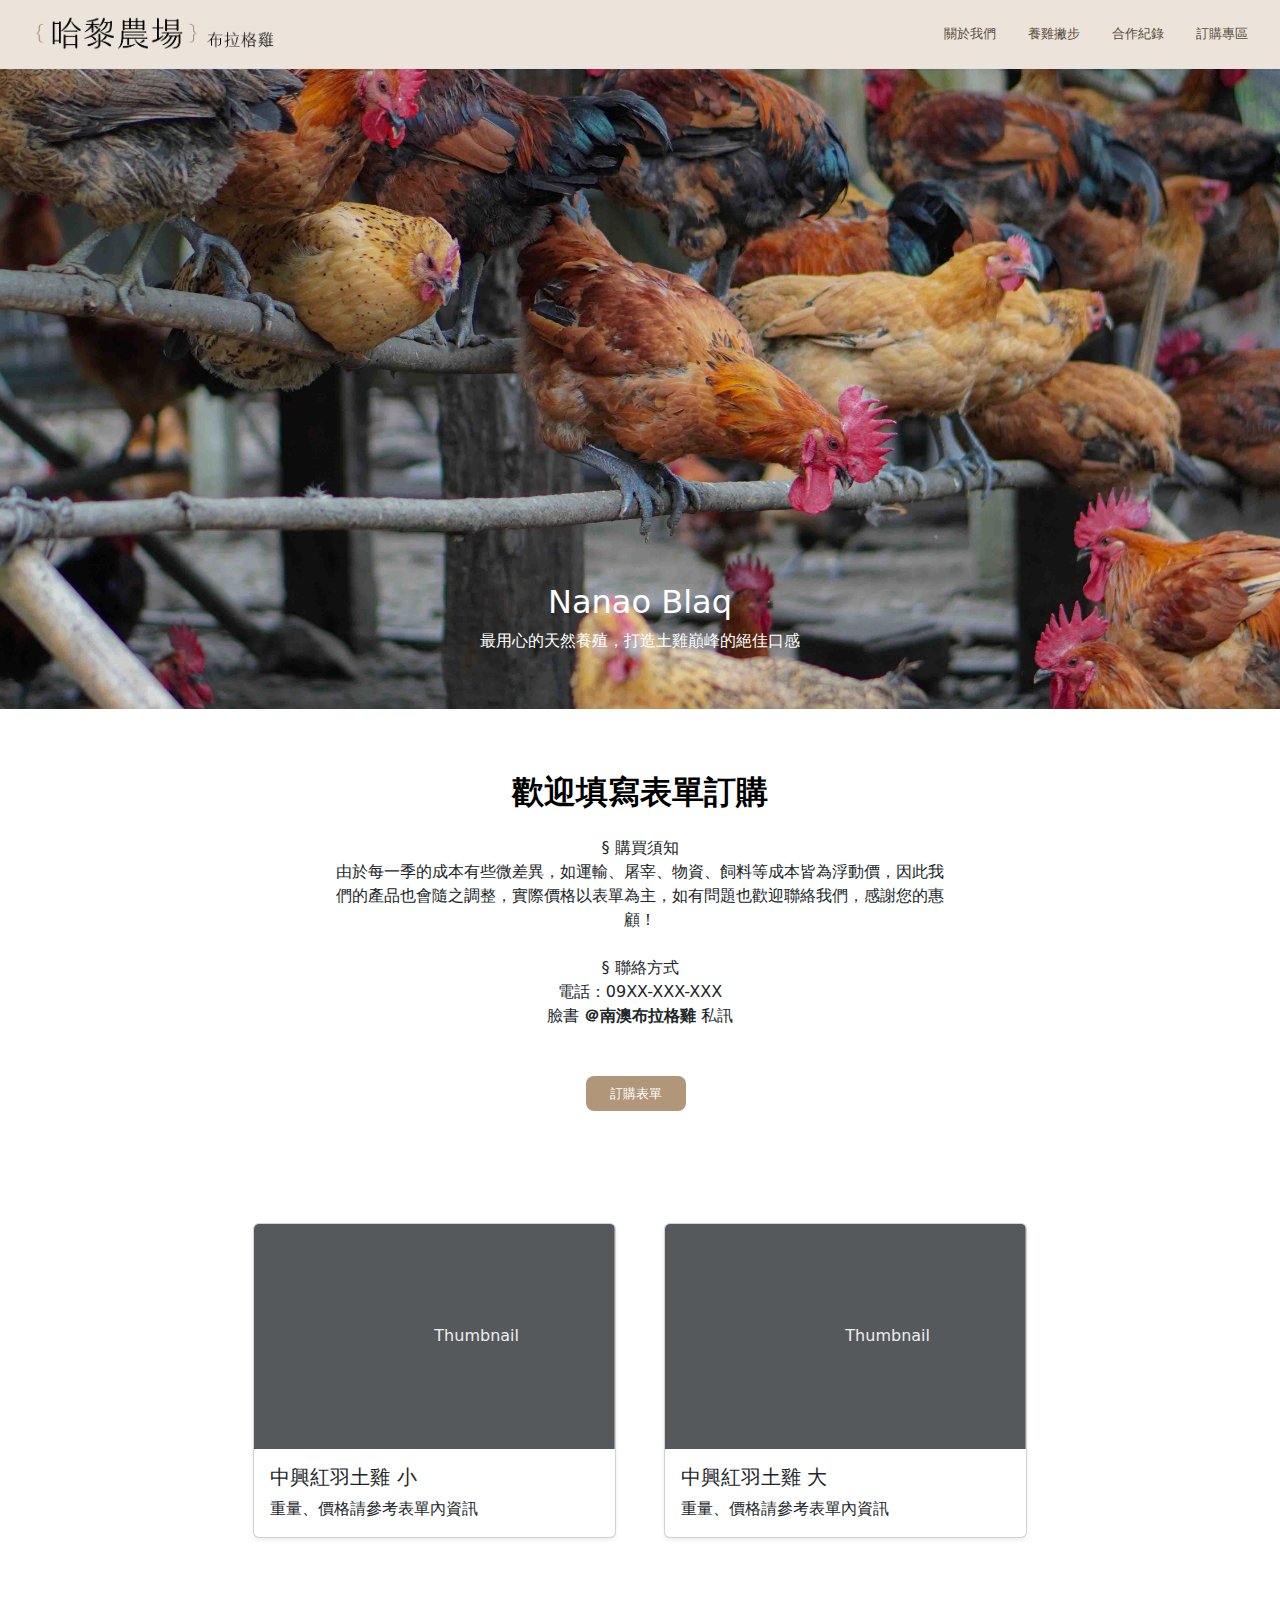
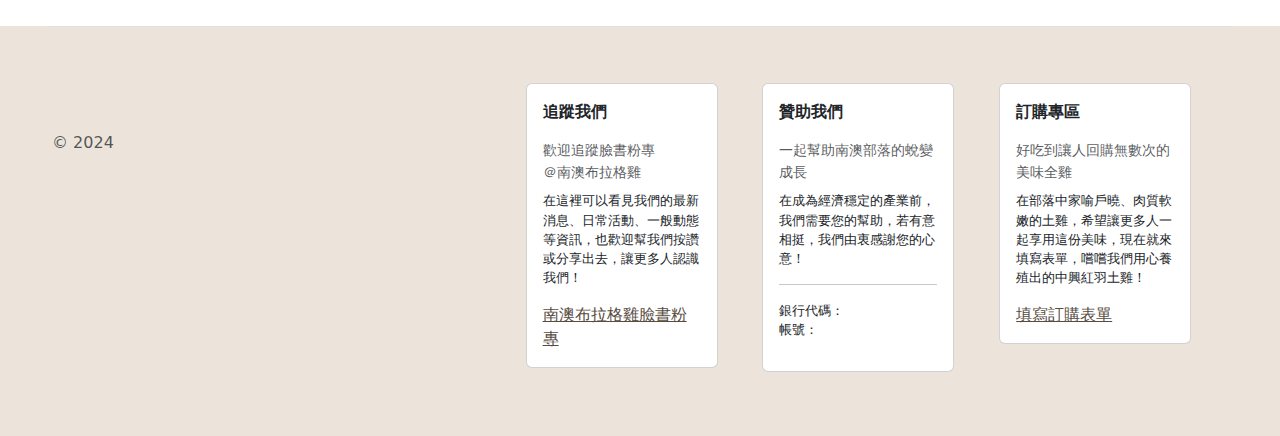
<file: public/order-here.html>
<!DOCTYPE html>
<html lang="en">
<head>
    <meta charset="UTF-8">
    <meta name="viewport" content="width=device-width, initial-scale=1.0">
    <title>Order Here</title>
    <link href="./order-here.css" rel="stylesheet" >
    <link href="https://cdn.jsdelivr.net/npm/bootstrap@5.3.3/dist/css/bootstrap.min.css" rel="stylesheet" integrity="sha384-QWTKZyjpPEjISv5WaRU9OFeRpok6YctnYmDr5pNlyT2bRjXh0JMhjY6hW+ALEwIH" crossorigin="anonymous">
</head>

<body>
    <!-- Header -->
    <div id="header">
        <header class="d-flex flex-wrap justify-content-center p-3 border-bottom">
        <a href="../index.html" class="d-flex align-items-center ms-3 mb-md-0 me-md-auto link-body-emphasis text-decoration-none">
            <img src="../photo_compressed/logo.png" width="250px" class="my-sm-0 my-3">
            
        </a>
    
        <ul class="nav nav-pills">
            <li class="nav-item"><a href="./about-us.html" class="nav-link" style="color: #574C3F; font-size: small;">關於我們</a></li>
            <li class="nav-item"><a href="./how-to-chicken.html" class="nav-link" style="color: #574C3F; font-size: small;">養雞撇步</a></li>
            <li class="nav-item"><a href="./colab-doc.html" class="nav-link" style="color: #574C3F; font-size: small;">合作紀錄</a></li>
            <li class="nav-item"><a href="./order-here.html" class="nav-link" style="color: #574C3F; font-size: small;">訂購專區</a></li>
        </ul>
        </header>
    </div>

    <div id="carouselExampleCaptions" class="carousel slide">
        <div class="carousel-inner">
            <div class="carousel-item active">
                <img src="../photo_compressed/chickens_1.jpg" class="d-block w-100" alt="chicken on roof">
                <div class="carousel-caption d-block">
                    <h2 id="head-title">Nanao Blaq</h2>
                    <div class="d-none d-sm-block"> 
                        <p>最用心的天然養殖，打造土雞巔峰的絕佳口感</p>
                    </div>
                </div>
            </div>
        </div>
    </div>

    <!-- Product -->
    <div class="px-4 py-3 my-5 text-center">
        <h2 class="fw-bold text-body-emphasis">歡迎填寫表單訂購</h2>
        <div class="col-lg-6 mx-auto">
        <p class="mt-4 mb-5">§ 購買須知<br/>
            由於每一季的成本有些微差異，如運輸、屠宰、物資、飼料等成本皆為浮動價，因此我們的產品也會隨之調整，實際價格以表單為主，如有問題也歡迎聯絡我們，感謝您的惠顧！
            <br/>
            <br/>
            § 聯絡方式<br/>
            電話：09XX-XXX-XXX<br/>
            臉書 <strong>＠南澳布拉格雞</strong>  私訊
        </p>
        <div class="d-grid gap-2 d-sm-flex justify-content-sm-center">
            <a href="https://docs.google.com/forms/d/e/1FAIpQLSfo3NU8mUw0j3YXq54NmB9HbNzq7MedaAnlFEBGKrTGC2LtmQ/viewform?usp=sf_link" class="btn btn-primary btn-lg px-4 me-md-2" style="background-color: #B19679; border: 0px; font-size: small;">
                訂購表單
              </a>
        </div>
        </div>
    </div>

    <div class="row row-cols-1 row-cols-sm-2 row-cols-md-3 g-5 pb-5 px-5 my-5 justify-content-center">

        <div class="col">
          <div class="card shadow-sm">
            <svg class="bd-placeholder-img card-img-top" width="100%" height="225" xmlns="http://www.w3.org/2000/svg" role="img" aria-label="Placeholder: Thumbnail" preserveAspectRatio="xMidYMid slice" focusable="false"><title>Placeholder</title><rect width="100%" height="100%" fill="#55595c"></rect><text x="50%" y="50%" fill="#eceeef" dy=".3em">Thumbnail</text></svg>
            <div class="card-body">
                <h5>中興紅羽土雞 小</h5>
              <p class="card-text">重量、價格請參考表單內資訊</p>
            </div>
          </div>
        </div>

        <div class="col">
          <div class="card shadow-sm">
            <svg class="bd-placeholder-img card-img-top" width="100%" height="225" xmlns="http://www.w3.org/2000/svg" role="img" aria-label="Placeholder: Thumbnail" preserveAspectRatio="xMidYMid slice" focusable="false"><title>Placeholder</title><rect width="100%" height="100%" fill="#55595c"></rect><text x="50%" y="50%" fill="#eceeef" dy=".3em">Thumbnail</text></svg>
            <div class="card-body">
                <h5>中興紅羽土雞 大</h5>
              <p class="card-text">重量、價格請參考表單內資訊</p>
            </div>
          </div>
        </div>

    </div>


    <!-- Footer -->
    <div class="mt-5" style="background-color: #ECE4DA;">
        <footer class="row row-cols-1 row-cols-sm-2 row-cols-md-5 py-5 mx-5 border-top g-2">
        <div class="col mb-3">
            <a href="/" class="d-flex align-items-center mb-3 link-body-emphasis text-decoration-none">
            <svg class="bi me-2" width="40" height="32"><use xlink:href="#bootstrap"></use></svg>
            </a>
            <p class="text-body-secondary">© 2024</p>
        </div>
    
        <div class="col mb-3">
        </div>
    
        <div class="col mb-3">
            <div class="card" style="width: 12rem;">
            <div class="card-body">
                <p class="fw-bold">追蹤我們</p>
                <p class="card-subtitle my-2 text-body-secondary" style="font-size: 0.9rem;">歡迎追蹤臉書粉專 <br/>＠南澳布拉格雞</p>
                <p class="card-text" style="font-size: 0.8rem;">在這裡可以看見我們的最新消息、日常活動、一般動態等資訊，也歡迎幫我們按讚或分享出去，讓更多人認識我們！
                </p>
                <a href="https://www.facebook.com/NanaoBlaq" class="card-link" style="color:#574C3F">南澳布拉格雞臉書粉專</a>
            </div>
            </div>
        </div>
    
        <div class="col mb-3">
            <div class="card" style="width: 12rem;">
            <div class="card-body">
                <p class="fw-bold">贊助我們<p>
                <p class="my-2 text-body-secondary" style="font-size: 0.9rem;">一起幫助南澳部落的蛻變成長</p>
                <p class="card-text" style="font-size: 0.8rem;">在成為經濟穩定的產業前，我們需要您的幫助，若有意相挺，我們由衷感謝您的心意！<br/>
                <hr/>
                <p style="font-size: 0.8rem;">銀行代碼：<br/>
                    帳號：
                </p>
                </p>
            </div>
            </div>
        </div>
    
        <div class="col mb-3">
            <div class="card" style="width: 12rem;">
            <div class="card-body">
                <p class="fw-bold">訂購專區</p>
                <p class="my-2 text-body-secondary" style="font-size: 0.9rem;">好吃到讓人回購無數次的美味全雞</p>
                <p class="card-text" style="font-size: 0.8rem;">在部落中家喻戶曉、肉質軟嫩的土雞，希望讓更多人一起享用這份美味，現在就來填寫表單，嚐嚐我們用心養殖出的中興紅羽土雞！
                </p>
                <a href="https://docs.google.com/forms/d/e/1FAIpQLSfo3NU8mUw0j3YXq54NmB9HbNzq7MedaAnlFEBGKrTGC2LtmQ/viewform?usp=sf_link" class="card-link" style="color:#574C3F">填寫訂購表單</a>
            </div>
            </div>
        </div>
        </footer>
    </div>



    <script src="https://cdn.jsdelivr.net/npm/bootstrap@5.3.3/dist/js/bootstrap.bundle.min.js" integrity="sha384-YvpcrYf0tY3lHB60NNkmXc5s9fDVZLESaAA55NDzOxhy9GkcIdslK1eN7N6jIeHz" crossorigin="anonymous"></script>
</body>
</html>
</file>
<file: index.css>
html {
    background-color: #F6F3EC;
}

#header {
    background-color: #ECE4DA;
}

.nav-item {
    color: #000;
}

#title {
    font-family: "Yuji Mai", serif;
    font-weight: 400;
    font-style: normal;
}

.text-body-emphasis {
    font-size: 2rem;
    font-weight: 400;
}

.lead {
    font-size: 0.5rem;
}
</file>
<file: public/about.css>
html {
    background-color: #F6F3EC;
}

#header {
    background-color: #ECE4DA;
}

#head-title {
    font-family: "Parkinsans", serif;
    font-optical-sizing: auto;
    font-weight: 600;
    font-style: normal;
    color: 
}

@media (min-width: 1001px) {
    #hayung-pic {
        height: 300px;
        float: right;
        margin: 50px;
    }
    
    #limuy-pic {
        height: 300px;
        float: left;
        margin: 50px;
    }

    #chicken-pic {
        height: 300px;
        float: right;
        margin: 50px;
    }

    #back-pic {
        height: 300px;
        float: left;
        margin: 50px;
    }
}

@media (max-width: 1000px) and (min-width: 770px) {
    #hayung-pic {
        width: 500px;
        margin: 20px;
    }

    #limuy-pic {
        width: 500px;
        margin: 20px;
    }

    #chicken-pic {
        width: 500px;
        margin: 20px;
    }

    #back-pic {
        width: 500px;
        margin: 20px;
    }
}

@media (max-width: 769px) {
    #hayung-pic {
        width: 300px;
        margin: 20px;
    }

    #limuy-pic {
        width: 300px;
        margin: 20px;
    }

    #chicken-pic {
        width: 300px;
        margin: 20px;
    }

    #back-pic {
        width: 300px;
        margin: 20px;
    }
}


/* height="250px" class="float-lg-end m-5" */
</file>
<file: public/colab-doc.css>
html {
    background-color: #F6F3EC;
}

#header {
    background-color: #ECE4DA;
}

@media (min-width: 1001px) {
    video {
        width: 950px;
    }
}

@media (max-width: 1000px) and (min-width: 770px) {
    video {
        width: 700px;
    }
}

@media (max-width: 769px) {
    video {
        width: 450px;
    }
}

@media (max-width: 500px) {
    video {
        width: 350px;
    }
}
</file>
<file: public/how-to-chicken.css>
#header {
    background-color: #ECE4DA;
}
</file>
<file: public/order-here.css>
html {
    background-color: #F6F3EC;
}

#header {
    background-color: #ECE4DA;
}
</file>
